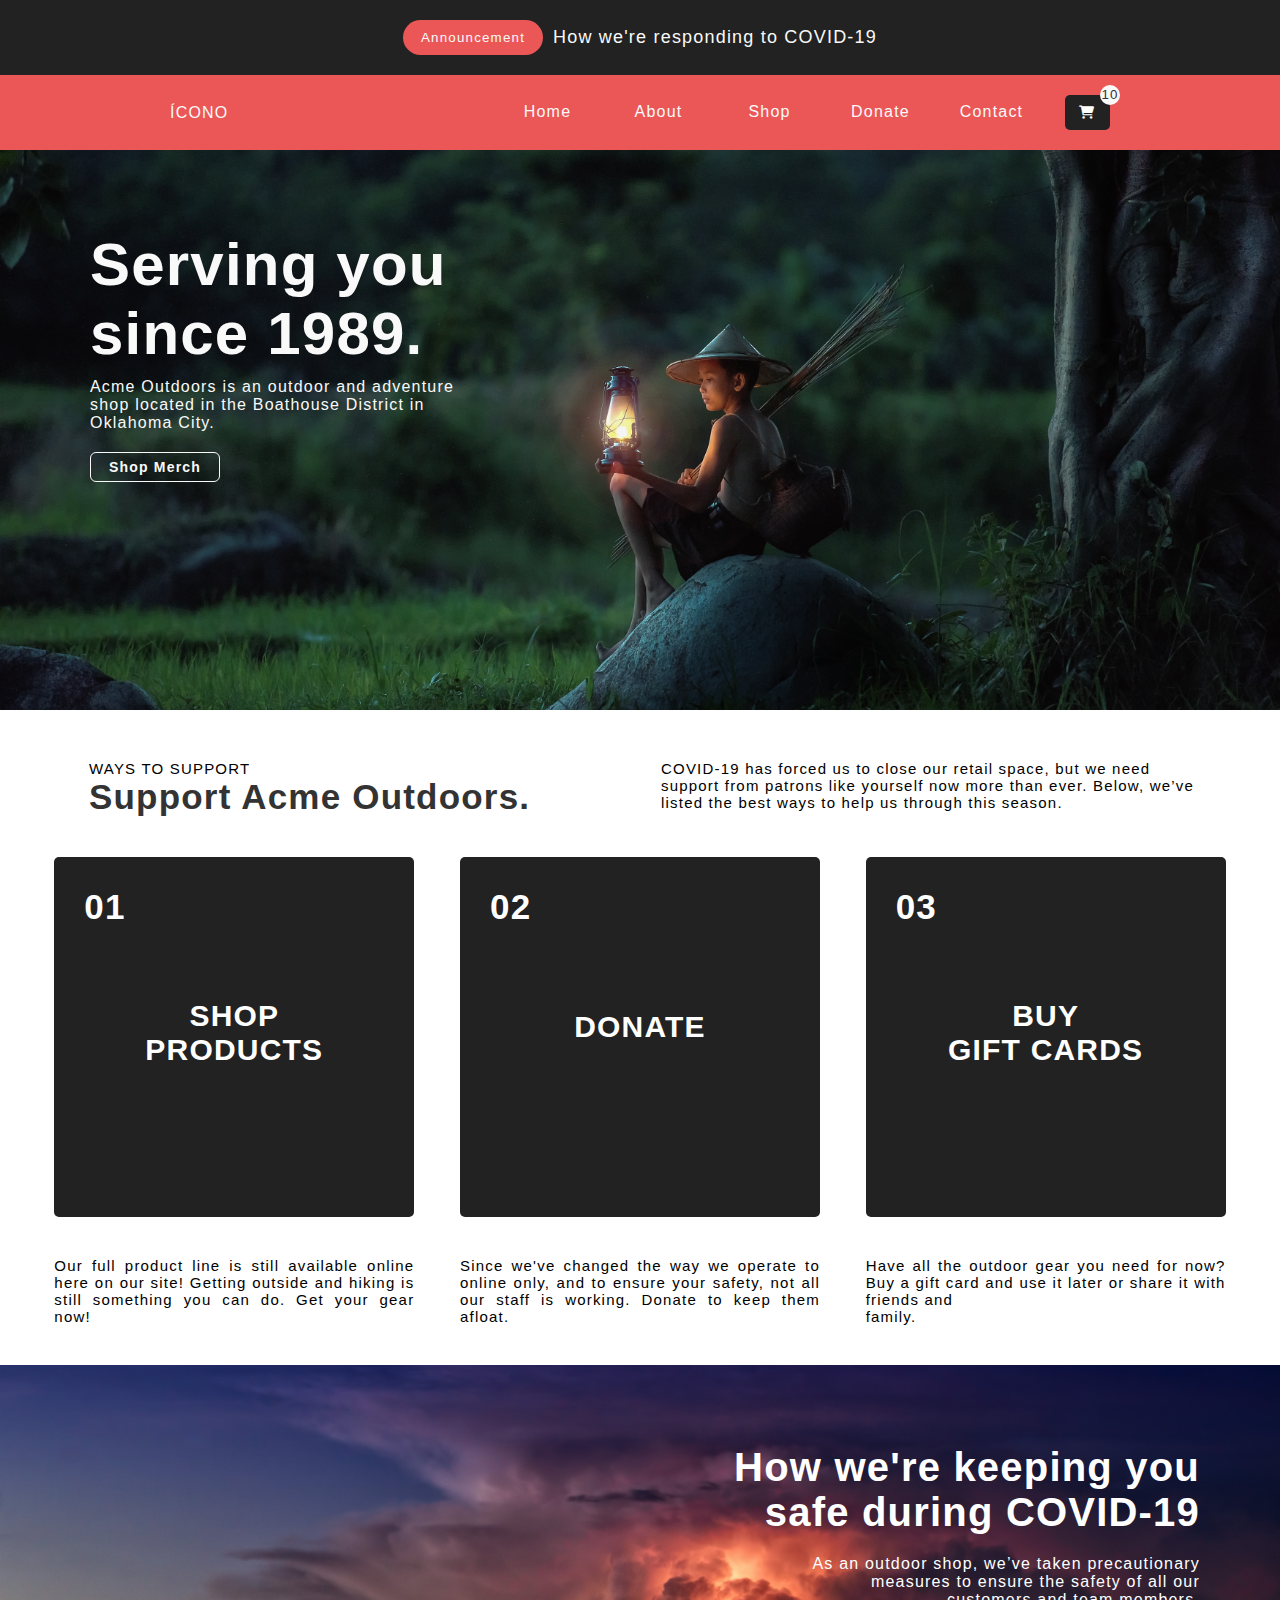
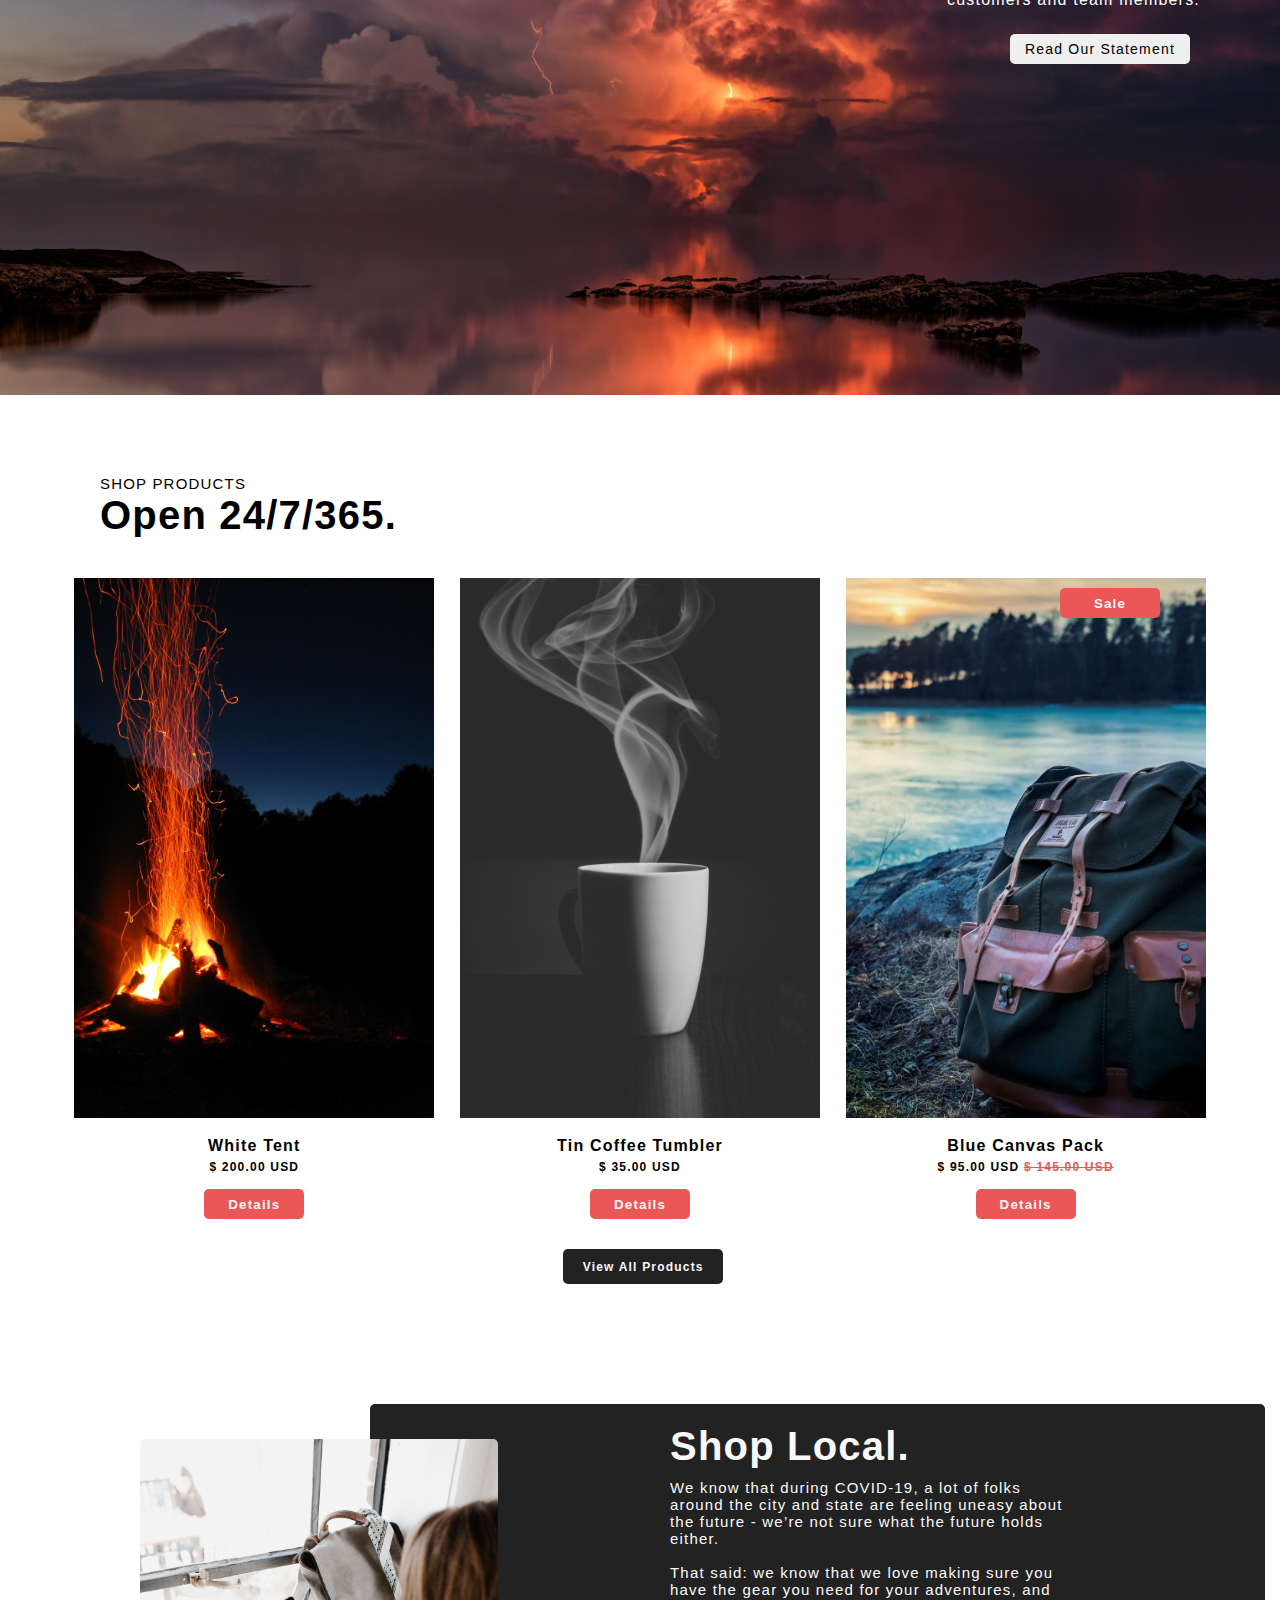
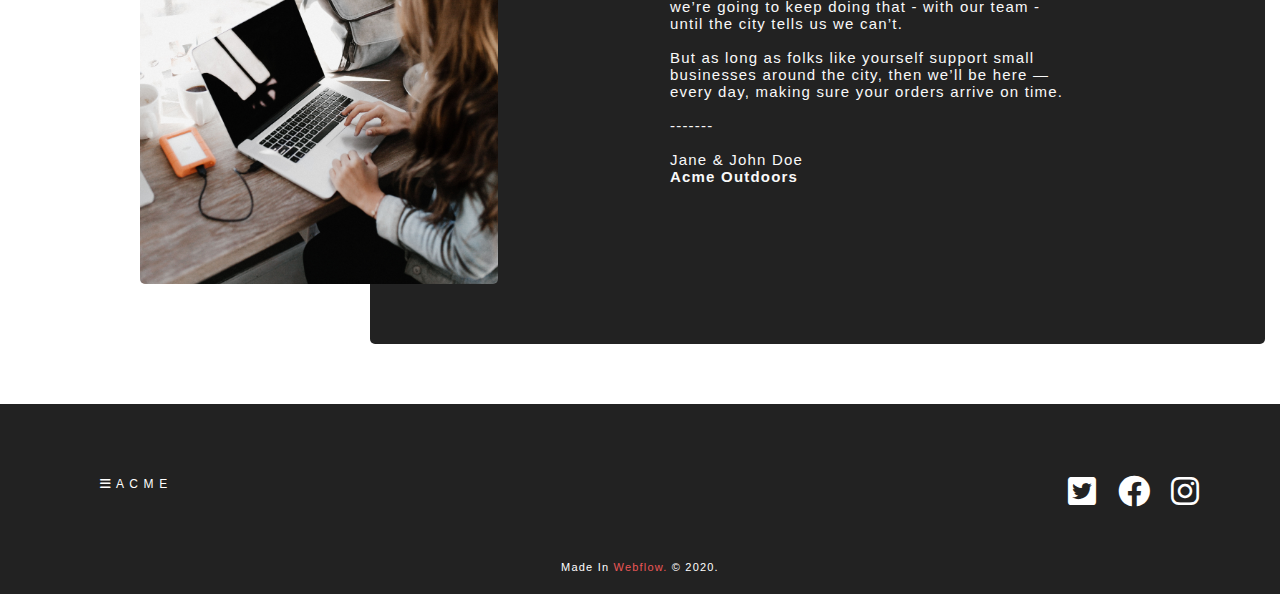
<file: index.html>
<!DOCTYPE html>
<html lang="en">
<head>
    <meta charset="UTF-8">
    <meta http-equiv="X-UA-Compatible" content="IE=edge">
    <meta name="viewport" content="width=device-width, initial-scale=1.0">
    <title>Bizus Template</title>
    <link rel="preconnect" href="https://fonts.googleapis.com">
    <link rel="stylesheet" href="css/estilos.css">
    <link rel="stylesheet" href="i/css/all.css">
</head>
<body>
    <header><!--Cabesilla-->
        <section class="seccion-covid">
            <a href="covid.html"><button>Announcement</button></a>
            <p>How we're responding to COVID-19</p>
        </section>
        <section class="menu">
            <span>ÍCONO</span>
            <div>
                <a href="index.html">Home</a>
                <a href="about.html">About</a>
                <a href="shop.html">Shop</a>
                <a href="donate.html">Donate</a>
                <a href="contact.html">Contact</a>
                <button><i class="fa-solid fa-cart-shopping"></i><span>10</span></button>
            </div>
        </section>
    </header>
    <main><!--Contenido-->
        <section class="seccion1">
            <h1>Serving you<br/>since 1989.</h1>
            <p>Acme Outdoors is an outdoor and adventure<br/>shop located in the Boathouse District in<br/>Oklahoma City.</p>
            <a href="shop.html"><button>Shop Merch</button></a>
        </section>
        <section class="seccion2"><!--Support section-->
            <div class="info-support">
                <div class="sub-info-support">
                    <p class="parrafo1">WAYS TO SUPPORT</p>
                    <h2>Support Acme Outdoors.</h2>
                </div>
                <div class="sub-info-support">
                    <p class="parrafo2">COVID-19 has forced us to close our retail space, but we need<br/>support from patrons like yourself now more than ever. Below, we’ve<br/>listed the best ways to help us through this season.</p>
                </div>
            </div>
            <div class="cubos-support">
                <article>
                    <div>
                        <span>01</span>
                        <h3>SHOP<br/>PRODUCTS</h3>
                    </div>
                    <p>Our full product line is still available online here on our site! Getting outside and hiking is still something you can do. Get your gear now!</p>
                </article>
                <article>
                    <div>
                        <span>02</span>
                        <h3 class="h3-revelde">DONATE</h3>
                    </div>
                    <p>Since we've changed the way we operate to online only, and to ensure your safety, not all our staff is working. Donate to keep them afloat.</p>
                </article>
                <article>
                    <div>
                        <span>03</span>
                        <h3>BUY<br/>GIFT CARDS</h3>
                    </div>
                    <p>Have all the outdoor gear you need for now? Buy a gift card and use it later or share it with friends and<br/>family.</p>
                </article>
            </div>
        </section>
        <section class="seccion3"><!--img section-->
            <h2>How we're keeping you<br/>safe during COVID-19</h2>
            <p>As an outdoor shop, we’ve taken precautionary<br/>measures to ensure the safety of all our<br/>customers and team members.</p>
            <a href="covid.html"><button>Read Our Statement</button></a>
        </section>
        <section class="seccion4">
            <p class="info-products-s4">
                <span>SHOP PRODUCTS</span>
            </p>
            <h2>Open 24/7/365.</h2>
            <div>
                <article>
                    <span><img src="img/fire-1873169.jpg"></span>
                    <h4>White Tent</h4>
                    <p>$ 200.00 USD</p>
                    <button>Details</button>
                </article>
                <article>
                    <span><img src="img/coffee-839233.jpg"></span>
                    <h4>Tin Coffee Tumbler</h4>
                    <p>$ 35.00 USD</p>
                    <button>Details</button>
                </article>
                <article>
                    <span>
                        <img src="img/bag-2577432.jpg">
                        <button class="boton-superior">Sale</button>
                    </span>
                    <h4>Blue Canvas Pack</h4>
                    <p>$ 95.00 USD <span>$ 145.00 USD</span></p>
                    <button>Details</button>
                </article>
            </div>
            <a href="shop.html"><button class="boton-final-s4">View All Products</button></a>
        </section>
        <section class="seccion5">
            <span>
                <img src="img/people-2569404.jpg">
            </span>
            <div>
                <h2>Shop Local.</h2>
                <p>
                    We know that during COVID-19, a lot of folks<br/>around the city and state are feeling uneasy about<br/>the future - we’re not sure what the future holds<br/>either.<br/><br/>
                    That said: we know that we love making sure you<br/>have the gear you need for your adventures, and<br/>we’re going to keep doing that - with our team -<br/>until the city tells us we can’t.<br/><br/>
                    
                    But as long as folks like yourself support small<br/>businesses around the city, then we’ll be here —<br/>every day, making sure your orders arrive on time.<br/><br/>
                    
                    -------<br/><br/>
                    
                    Jane & John Doe<br/>
                    <b>Acme Outdoors</b>
                </p>
            </div>
        </section>
    </main>
    <footer><!--Pie de pagina-->
        <div>
            <span><a href="index.html"><i class="fa-solid fa-bars"></i> A C M E</a></span>
            <div class="redes">
                <a href="https://twitter.com/webflow"><i class="fa-brands fa-square-twitter"></i></a>
                <a href="https://www.facebook.com/webflow"><i class="fa-brands fa-facebook"></i></a>
                <a href="https://www.instagram.com/webflow/"><i class="fa-brands fa-instagram"></i></a>
            </div>
        </div>
        <p>Made In <a href="https://webflow.com/">Webflow.</a> © 2020.</p>
    </footer>
</body>
</html>
</file>
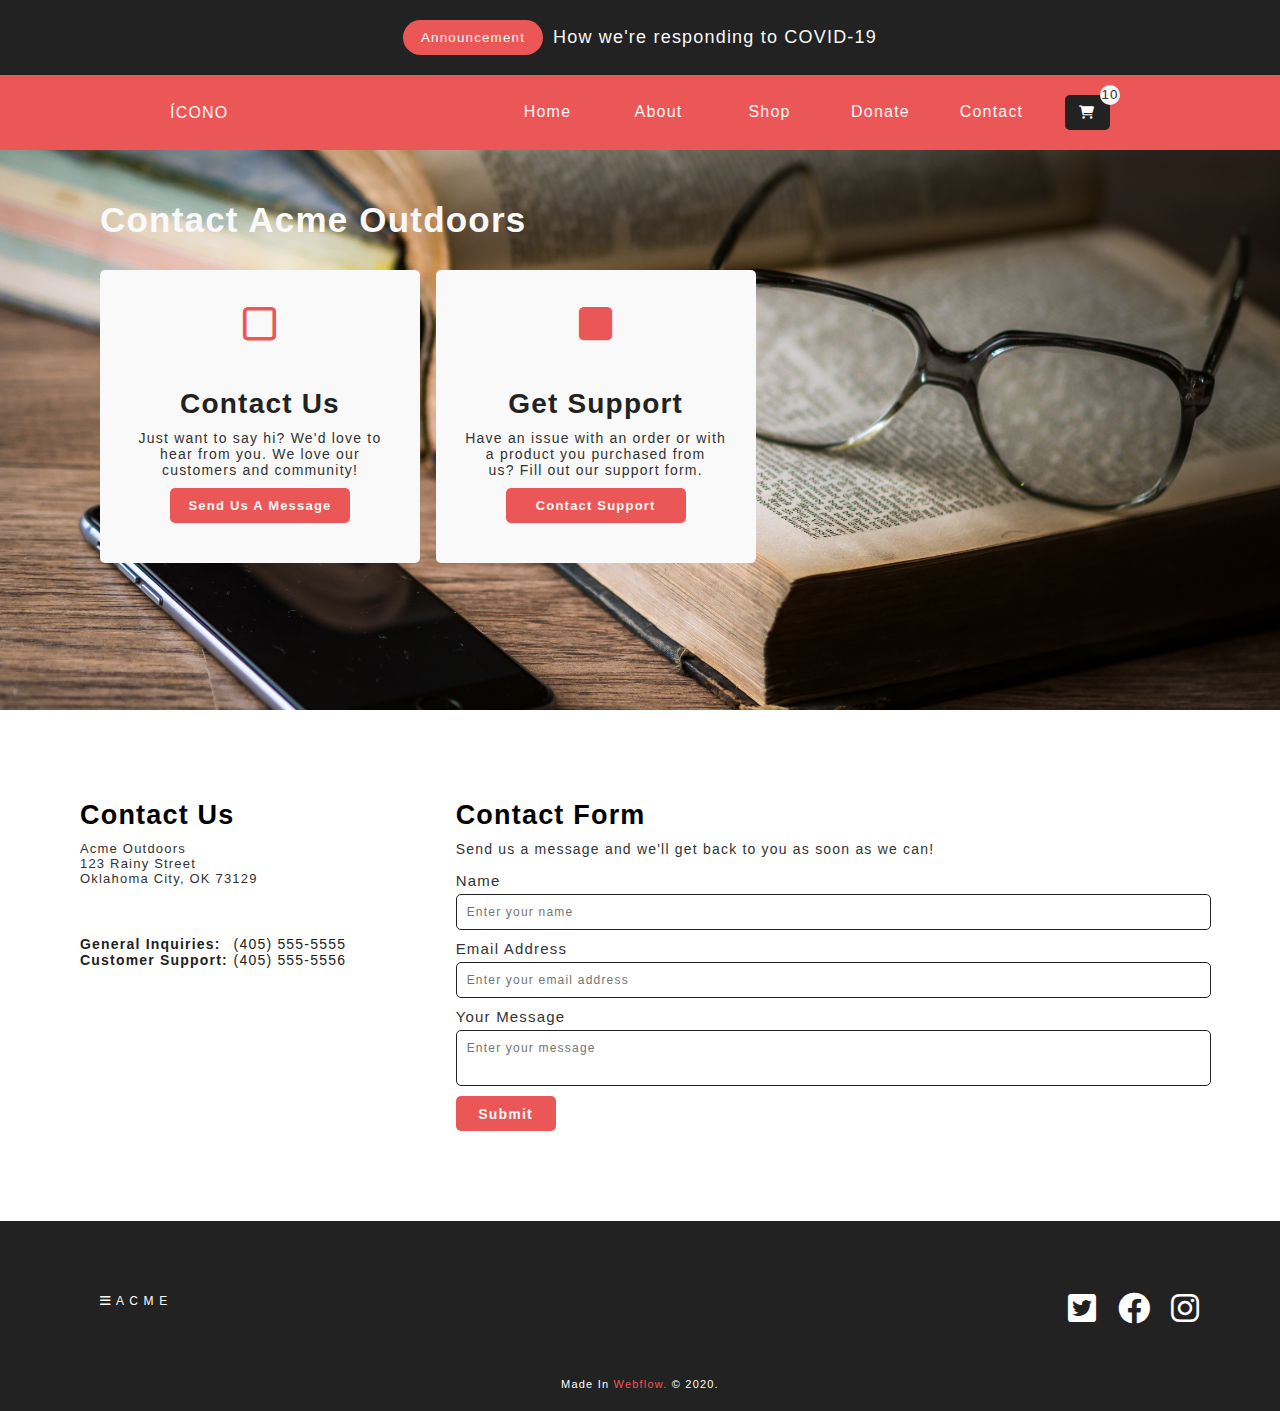
<file: contact.html>
<!DOCTYPE html>
<html lang="en">
<head>
    <meta charset="UTF-8">
    <meta http-equiv="X-UA-Compatible" content="IE=edge">
    <meta name="viewport" content="width=device-width, initial-scale=1.0">
    <title>Contact</title>
    <link rel="preconnect" href="https://fonts.googleapis.com">
    <link rel="stylesheet" href="css/contact.css">
    <link rel="stylesheet" href="i/css/all.css">
</head>
<body>
    <header><!--Cabesilla-->
        <section class="seccion-covid">
            <a href="covid.html"><button>Announcement</button></a>
            <p>How we're responding to COVID-19</p>
        </section>
        <section class="menu">
            <span>ÍCONO</span>
            <div>
                <a href="index.html">Home</a>
                <a href="about.html">About</a>
                <a href="shop.html">Shop</a>
                <a href="donate.html">Donate</a>
                <a href="contact.html">Contact</a>
                <button><i class="fa-solid fa-cart-shopping"></i><span>10</span></button>
            </div>
        </section>
    </header>
    <main>
        <section class="seccion1"><!--Seccion 1-->
            <h1>Contact Acme Outdoors</h1>
            <article>
                <i class="fa-regular fa-square"></i>
                <h3>Contact Us</h3>
                <p>Just want to say hi? We'd love to<br/>hear from you. We love our<br/>customers and community!</p>
                <button>Send Us A Message</button>
            </article>
            <article>
                <i class="fa-solid fa-square"></i>
                <h3>Get Support</h3>
                <p>Have an issue with an order or with<br/>a product you purchased from<br/>us? Fill out our support form.</p>
                <button>Contact Support</button>
            </article>
        </section>
        <section class="seccion2"><!--seccion 2-->
            <article class="article-info">
                <h3>Contact Us</h3>
                <p class="parrafo-inicial">Acme Outdoors<br/>
                    123 Rainy Street<br/>
                    Oklahoma City, OK 73129
                </p>
                <div class="div-text">
                    <p>General Inquiries:</p>
                    <p>Customer Support:</p>
                </div>
                <div class="div-numbers">
                    <p>(405) 555-5555</p>
                    <p>(405) 555-5556</p>
                </div>
            </article>
            <article class="article-form">
                <form>
                    <h3>Contact Form</h3>
                    <p class="parrafo">Send us a message and we'll get back to you as soon as we can!</p>
                    <p class="label">Name</p>
                    <input type="text" placeholder="Enter your name">
                    <p class="label">Email Address</p>
                    <input type="text" placeholder="Enter your email address">
                    <p class="label">Your Message</p>
                    <input type="text" placeholder="Enter your message" class="input-grande"><br/>
                    <button type="submit">Submit</button>
                </form>
            </article>
        </section>
    </main>
    <footer><!--Pie de pagina-->
        <div>
            <span><a href="index.html"><i class="fa-solid fa-bars"></i> A C M E</a></span>
            <div class="redes">
                <a href="https://twitter.com/webflow"><i class="fa-brands fa-square-twitter"></i></a>
                <a href="https://www.facebook.com/webflow"><i class="fa-brands fa-facebook"></i></a>
                <a href="https://www.instagram.com/webflow/"><i class="fa-brands fa-instagram"></i></a>
            </div>
        </div>
        <p>Made In <a href="https://webflow.com/">Webflow.</a> © 2020.</p>
    </footer>
</body>
</html>
</file>
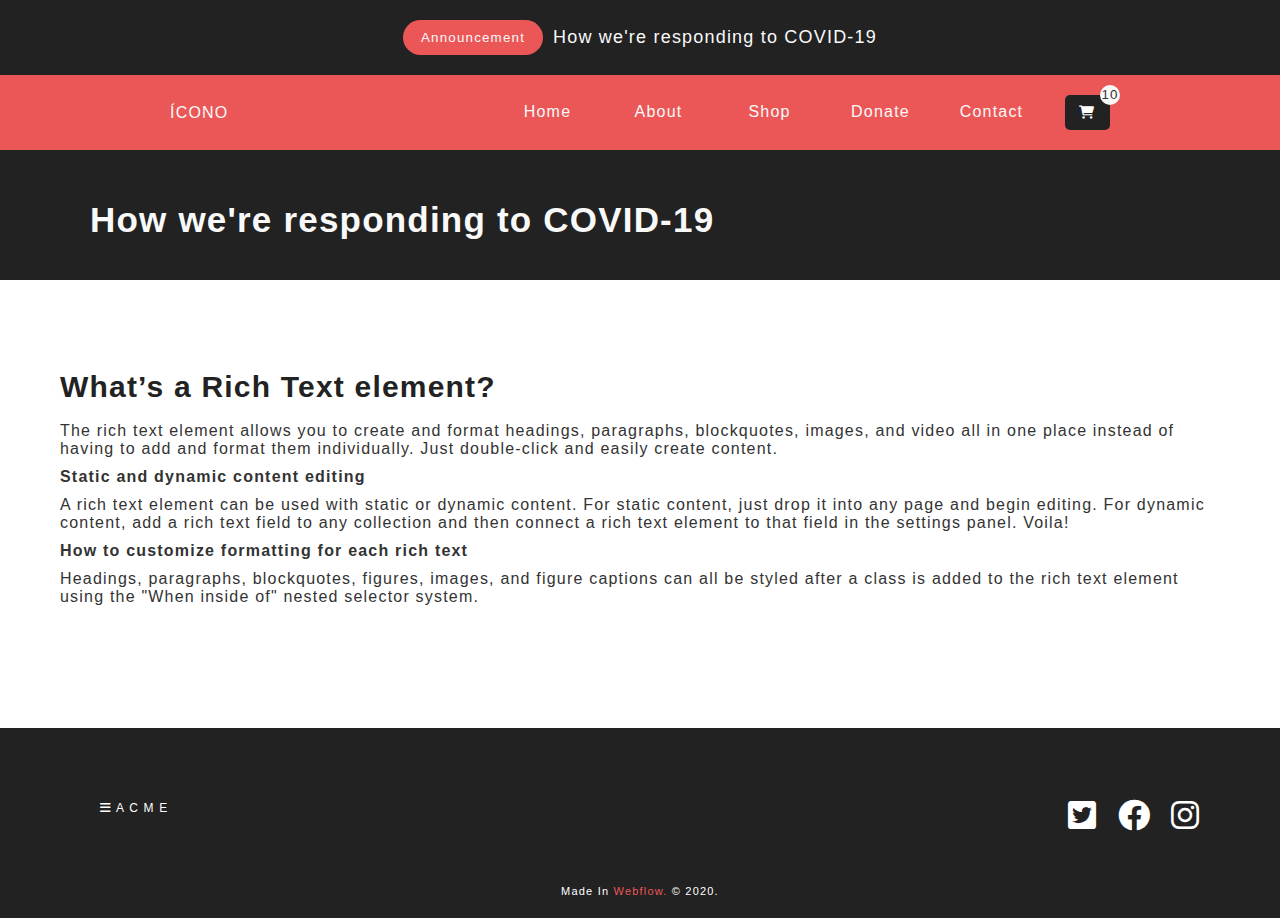
<file: covid.html>
<!DOCTYPE html>
<html lang="en">
<head>
    <meta charset="UTF-8">
    <meta http-equiv="X-UA-Compatible" content="IE=edge">
    <meta name="viewport" content="width=device-width, initial-scale=1.0">
    <title>How we're responding to COVID-19</title>
    <link rel="preconnect" href="https://fonts.googleapis.com">
    <link rel="stylesheet" href="css/estilos-covid.css">
    <link rel="stylesheet" href="i/css/all.css">
</head>
<body>
    <header><!--Cabesilla-->
        <section class="seccion-covid">
            <button>Announcement</button>
            <p>How we're responding to COVID-19</p>
        </section>
        <section class="menu">
            <span>ÍCONO</span>
            <div>
                <a href="index.html">Home</a>
                <a href="about.html">About</a>
                <a href="shop.html">Shop</a>
                <a href="donate.html">Donate</a>
                <a href="contact.html">Contact</a>
                <button><i class="fa-solid fa-cart-shopping"></i><span>10</span></button>
            </div>
        </section>
    </header>
    <main>
        <section class="seccion1">
            <h1>How we're responding to COVID-19</h1>
        </section>
        <section class="seccion2">
            <h2>What’s a Rich Text element?</h2><br/>
            <p class="subparrafo">The rich text element allows you to create and format headings, paragraphs, blockquotes, images, and video all in one place instead of having to add and format them individually. Just double-click and easily create content.</p>
            <p class="parrafo">Static and dynamic content editing</p>
            <p class="subparrafo">A rich text element can be used with static or dynamic content. For static content, just drop it into any page and begin editing. For dynamic content, add a rich text field to any collection and then connect a rich text element to that field in the settings panel. Voila!</p>
            <p class="parrafo">How to customize formatting for each rich text</p>
            <p class="subparrafo">Headings, paragraphs, blockquotes, figures, images, and figure captions can all be styled after a class is added to the rich text element using the "When inside of" nested selector system.</p>
        </section>
    </main>
    <footer><!--Pie de pagina-->
        <div>
            <span><a href="index.html"><i class="fa-solid fa-bars"></i> A C M E</a></span>
            <div class="redes">
                <a href="https://twitter.com/webflow"><i class="fa-brands fa-square-twitter"></i></a>
                <a href="https://www.facebook.com/webflow"><i class="fa-brands fa-facebook"></i></a>
                <a href="https://www.instagram.com/webflow/"><i class="fa-brands fa-instagram"></i></a>
            </div>
        </div>
        <p>Made In <a href="https://webflow.com/">Webflow.</a> © 2020.</p>
    </footer>
</body>
</html>
</file>
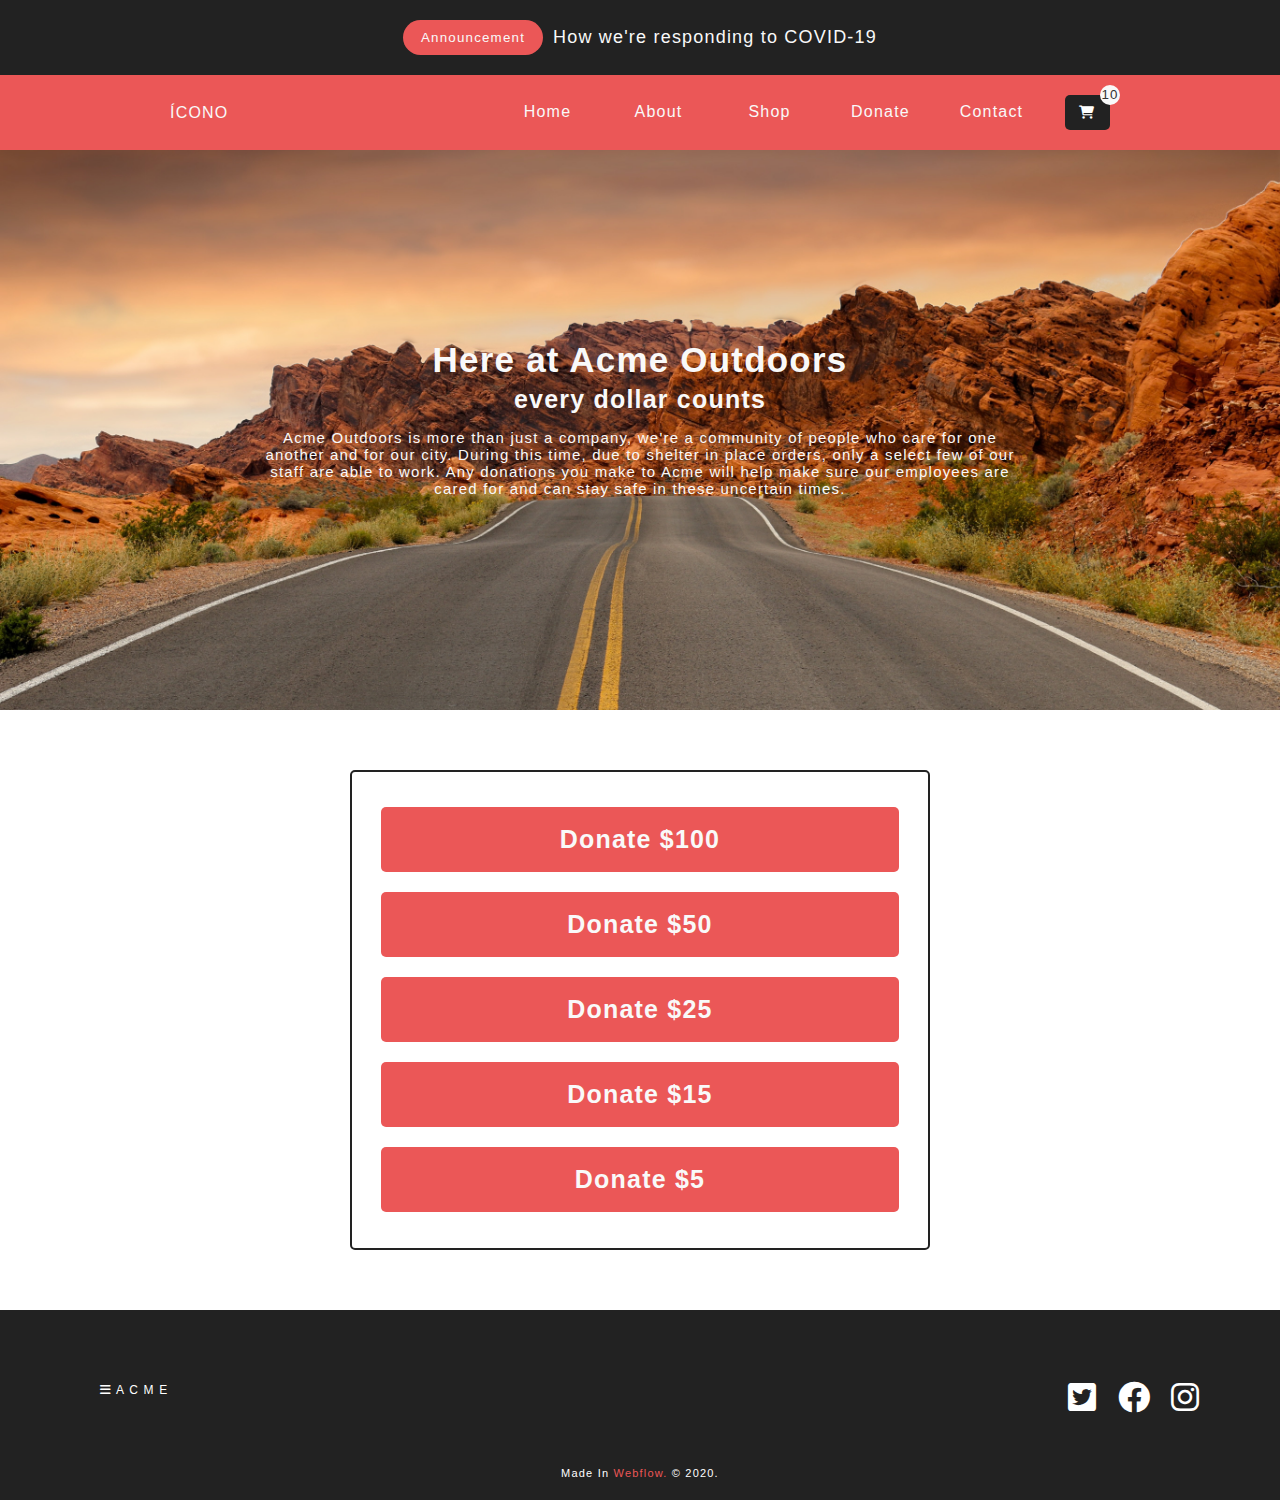
<file: donate.html>
<!DOCTYPE html>
<html lang="en">
<head>
    <meta charset="UTF-8">
    <meta http-equiv="X-UA-Compatible" content="IE=edge">
    <meta name="viewport" content="width=device-width, initial-scale=1.0">
    <title>Donations</title>
    <link rel="preconnect" href="https://fonts.googleapis.com">
    <link rel="stylesheet" href="i/css/all.css">
    <link rel="stylesheet" href="css/donate.css">
</head>
<body>
    <header><!--Cabesilla-->
        <section class="seccion-covid">
            <a href="covid.html"><button>Announcement</button></a>
            <p>How we're responding to COVID-19</p>
        </section>
        <section class="menu">
            <span>ÍCONO</span>
            <div>
                <a href="index.html">Home</a>
                <a href="about.html">About</a>
                <a href="shop.html">Shop</a>
                <a href="donate.html">Donate</a>
                <a href="contact.html">Contact</a>
                <button><i class="fa-solid fa-cart-shopping"></i><span>10</span></button>
            </div>
        </section>
    </header>
    <main>
        <section class="seccion1">
            <h1>Here at Acme Outdoors</h1>
            <h4>every dollar counts</h4>
            <p>Acme Outdoors is more than just a company, we're a community of people who care for one<br/>another and for our city. During this time, due to shelter in place orders, only a select few of our<br/>staff are able to work. Any donations you make to Acme will help make sure our employees are<br/>cared for and can stay safe in these uncertain times.</p>
        </section>
        <section class="seccion2">
            <article>
                <button>Donate $100</button>
                <button>Donate $50</button>
                <button>Donate $25</button>
                <button>Donate $15</button>
                <button>Donate $5</button>
            </article>
        </section>
    </main>
    <footer><!--Pie de pagina-->
        <div>
            <span><a href="index.html"><i class="fa-solid fa-bars"></i> A C M E</a></span>
            <div class="redes">
                <a href="https://twitter.com/webflow"><i class="fa-brands fa-square-twitter"></i></a>
                <a href="https://www.facebook.com/webflow"><i class="fa-brands fa-facebook"></i></a>
                <a href="https://www.instagram.com/webflow/"><i class="fa-brands fa-instagram"></i></a>
            </div>
        </div>
        <p>Made In <a href="https://webflow.com/">Webflow.</a> © 2020.</p>
    </footer>
</body>
</html>
</file>
<file: css/estilos.css>
*
{
    padding: 0;
    margin: 0;
    box-sizing: border-box;
    letter-spacing: 1.2px;
    font-family: 'Roboto', sans-serif;
}
:root
{
    --primary-color:#eb5757;
    --secondary-color:#222;
    --light-color:#f9f9f9;
    --dark-color:#333;
}
/*Estilos header*/
header
{
    width: 100%;
    height: 150px;
    background-color: var(--primary-color);
}
header .seccion-covid
{
    width: 100%;
    height: 75px;
    display: flex;
    justify-content: center;
    align-items: center;
    gap: 10px;
    color: var(--light-color);
    background-color: var(--secondary-color);
}
header .seccion-covid button
{
    width: 140px;
    height: 35px;
    border-radius: 18px;
    border: none;
    background-color: var(--primary-color);
    color: var(--light-color);
    cursor: pointer;
}
header .seccion-covid p
{
    font-size: 18px;
}
header .menu
{
    width: 100%;
    height: 75px;
    padding: 0 170px;
    display: flex;
    justify-content: space-between;
    align-items: center;
    color: var(--light-color);
}
header .menu div
{
    width: 600px;
    height: 45px;
    display: flex;
    justify-content: space-between;
    align-items: center;
}
header .menu div a
{
    height: 35px;
    width: 75px;
    padding-top: 8px;
    border-radius: 5px;
    text-align: center;
    text-decoration: none;
    color: var(--light-color);
    display: inline-block;
    transition: all 0.5s ease;
}
header .menu div a:hover
{
    background-color: var(--secondary-color);
}
header .menu div button
{
    width: 45px;
    height: 35px;
    border-radius: 5px;
    background-color: var(--secondary-color);
    background-size: 60%;
    background-position: center;
    border: none;
    position: relative;
}
header .menu div button i
{
    color: white;
}
header .menu div button span
{
    width: 20px;
    height: 20px;
    padding-top: 2px;
    border-radius: 50%;
    display: inline-block;
    position: absolute;
    top: -10px;
    left: 35px;
    text-align: center;
    color: var(--dark-color);
    background-color: var(--light-color);
}
/*Estilos seccion 1 (FINALIZADO)*/
main .seccion1
{
    width: 100%;
    height: 560px;
    background-image: url("../img/boy-1822614.jpg");
    background-repeat: no-repeat;
    background-position: center;
    background-size: cover;
    padding-left: 90px;
}
main .seccion1 h1
{
    font-size: 60px;
    color: var(--light-color);
    padding-top: 80px;
    padding-bottom: 10px;
}
main .seccion1 p
{
    color: var(--light-color);
    padding-bottom: 20px;
}
main .seccion1 a button
{
    font-size: 14px;
    width: 130px;
    height: 30px;
    color: var(--light-color);
    font-weight: bold;
    border: 1px solid var(--light-color);
    background-color: rgba(250, 250, 250, 0);
    border-radius: 6px;
    cursor: pointer;
    transition: all 0.3s ease;
}
main .seccion1 button:hover
{
    background-color: rgba(250, 250, 250, 1);
    color: var(--dark-color);
}
/*Estilos contenido seccion 2 (FINALIZADO)*/
main .seccion2
{
    width: 100%;
    text-align: center;
    padding-bottom: 30px;
}
main .seccion2 .info-support
{
    display: flex;
    justify-content: space-between;
    padding: 50px 69px 30px 89px;
}
main .seccion2 .info-support .sub-info-support
{
    width: 550px;
    text-align: justify;
}
main .seccion2 .info-support .sub-info-support .parrafo1
{
    font-size: 15px;
}
main .seccion2 .info-support .sub-info-support h2
{
    font-size: 35px;
    color: var(--dark-color);
}
main .seccion2 .info-support .sub-info-support .parrafo2
{
    font-size: 15px;
}
main .seccion2 .cubos-support article
{
    width: 400px;
    padding: 10px 20px;
    display: inline-block;
    align-items: center;
}
main .seccion2 .cubos-support article div
{
    width: 360px;
    height: 360px;
    color: white;
    background-color: var(--secondary-color);
    border-radius: 5px;
    text-align: justify;
    padding-top: 30px;
}
main .seccion2 .cubos-support article div span
{
    font-size: 35px;
    font-weight: bold;
    padding-left: 30px;
}
main .seccion2 .cubos-support article div h3
{
    font-size: 30px;
    text-align: center;
    padding-top: 20%;
}
main .seccion2 .cubos-support article div .h3-revelde
{
    padding-top: 23%;
}
main .seccion2 .cubos-support article p
{
    text-align: justify;
    font-size: 15px;
    padding-top: 40px;
}
/*Estilos contenido seccion 3 (FINALIZADO)*/
main .seccion3
{
    width: 100%;
    height: 630px;
    background-image: url("../img/thunderstorm-3440450.jpg");
    background-repeat: no-repeat;
    background-position: center;
    background-size: cover;
    text-align: right;
    padding-right: 80px;
}
main .seccion3 h2
{
    font-size: 40px;
    color: white;
    padding-top: 80px;
    padding-bottom: 20px;
}
main .seccion3 p
{
    color: white;
    margin-bottom: 25px;
}
main .seccion3 button
{
    font-size: 14px;
    width: 180px;
    height: 30px;
    border: none;
    border-radius: 5px;
    margin-right: 10px;
    cursor: pointer;
    transition: all 0.3s ease;
}
main .seccion3 button:hover
{
    color: var(--light-color);
    background-color: var(--primary-color);
}
/*Estil4s contenido seccion4 (FINALIZADO)*/
main .seccion4
{
    width: 100%;
}
main .seccion4 .info-products-s4
{
    margin-left: 100px;
    padding-top: 80px;
}
main .seccion4 .info-products-s4 span
{
    font-size: 15px;
}
main .seccion4 h2
{
    font-size: 40px;
    margin-bottom: 30px;
    margin-left: 100px;
}
main .seccion4 div
{
    text-align: center;
}
main .seccion4 div article
{
    width: 380px;
    display: inline-block;
    text-align: center;
}
main .seccion4 div article span img
{
    width: 100%;
    height: 560px;
    padding: 10px;
    border-radius: 5px;
    object-fit: cover;
}
main .seccion4 div article span .boton-superior
{
    display: inline-block;
    position: absolute;
    right: 120px;
    margin-top: 20px;
}
main .seccion4 div article h4
{
    padding-top: 5px;
    padding-bottom: 5px;
}
main .seccion4 div article p
{
    font-size: 12px;
    font-weight: bold;
    padding-bottom: 15px;
}
main .seccion4 div article p span
{
    color: var(--primary-color);
    text-decoration: line-through;
}
main .seccion4 div article button
{
    width: 100px;
    height: 30px;
    background-color: var(--primary-color);
    color: var(--light-color);
    border: none;
    border-radius: 5px;
    cursor: pointer;
    font-weight: bold;
    transition: all 0.3s ease;
}
main .seccion4 div article button:hover
{
    background-color: var(--secondary-color);
}
main .seccion4 .boton-final-s4
{
    width: 160px;
    height: 35px;
    color: var(--light-color);
    background-color: var(--secondary-color);
    font-size: 12px;
    font-weight: bold;
    border: none;
    border-radius: 5px;
    cursor: pointer;
    margin-top: 30px;
    margin-left: 44%;
    margin-bottom: 60px;
    transition: all 0.3s ease;
}
main .seccion4 .boton-final-s4:hover
{
    background-color: var(--primary-color);
}
/*Estilos contenido seccion5 (FINALIZADO)*/
main .seccion5
{
    width: 100%;
    padding-top: 60px;
    padding-bottom: 60px;
}
main .seccion5 span
{
    position: absolute;
    left: 140px;
    margin-top: 35px;
}
main .seccion5 span img
{
    width: 358px;
    height: 445px;
    object-fit: cover;
    border-radius: 5px;
}
main .seccion5 div
{
    width: 895px;
    height: 540px;
    border-radius: 5px;
    background-color: var(--secondary-color);
    color: var(--light-color);
    margin-left: 370px;
    padding-left: 300px;
    padding-top: 20px;
}
main .seccion5 div h2
{
    font-size: 40px;
    margin-bottom: 10px;
}
main .seccion5 div p
{
    font-size: 15px;
}
/*Estilos del footer (FINALIZADO)*/
footer
{
    width: 100%;
    height: 190px;
    background-color: var(--secondary-color);
    color: white;
}
footer div
{
    display: flex;
    justify-content: space-between;
    align-items: center;
}
footer div span
{
    margin-left: 100px;
    margin-top: 50px;
}
footer div span a
{
    text-decoration: none;
    font-style: none;
    color: white;
    font-size: 12px;
}
footer div .redes
{
    margin-right: 60px;
    margin-top: 70px;
}
footer div .redes a
{
    text-decoration: none;
    font-style: none;
    color: white;
    font-size: 32px;
    margin-right: 20px;
    transition: all 0.3s ease;
}
footer div .redes a:hover
{
    color: rgba(250, 250, 250, 0.6);
}
footer p
{
    font-size: 11px;
    text-align: center;
    margin-top: 50px;
}
footer p a
{
    text-decoration: none;
    color: var(--primary-color);
}
</file>
<file: css/contact.css>
*
{
    padding: 0;
    margin: 0;
    box-sizing: border-box;
    letter-spacing: 1.2px;
    font-family: 'Roboto', sans-serif;
}
:root
{
    --primary-color:#eb5757;
    --secondary-color:#222;
    --light-color:#f9f9f9;
    --dark-color:#333;
}
/*Estilos header*/
header
{
    width: 100%;
    height: 150px;
    background-color: var(--primary-color);
}
header .seccion-covid
{
    width: 100%;
    height: 75px;
    display: flex;
    justify-content: center;
    align-items: center;
    gap: 10px;
    color: var(--light-color);
    background-color: var(--secondary-color);
}
header .seccion-covid button
{
    width: 140px;
    height: 35px;
    border-radius: 18px;
    border: none;
    background-color: var(--primary-color);
    color: var(--light-color);
    cursor: pointer;
}
header .seccion-covid p
{
    font-size: 18px;
}
header .menu
{
    width: 100%;
    height: 75px;
    padding: 0 170px;
    display: flex;
    justify-content: space-between;
    align-items: center;
    color: var(--light-color);
}
header .menu div
{
    width: 600px;
    height: 45px;
    display: flex;
    justify-content: space-between;
    align-items: center;
}
header .menu div a
{
    height: 35px;
    width: 75px;
    padding-top: 8px;
    border-radius: 5px;
    text-align: center;
    text-decoration: none;
    color: var(--light-color);
    display: inline-block;
    transition: all 0.5s ease;
}
header .menu div a:hover
{
    background-color: var(--secondary-color);
}
header .menu div button
{
    width: 45px;
    height: 35px;
    border-radius: 5px;
    background-color: var(--secondary-color);
    background-size: 60%;
    background-position: center;
    border: none;
    position: relative;
}
header .menu div button i
{
    color: white;
}
header .menu div button span
{
    width: 20px;
    height: 20px;
    padding-top: 2px;
    border-radius: 50%;
    display: inline-block;
    position: absolute;
    top: -10px;
    left: 35px;
    text-align: center;
    color: var(--dark-color);
    background-color: var(--light-color);
}
/*Estilos seccion1 (Finalizado)*/
main .seccion1
{
    width: 100%;
    height: 560px;
    background-image: url("../img/glasses-1052023.jpg");
    background-repeat: no-repeat;
    background-position: center;
    background-size: cover;
    padding-top: 50px;
    padding-left: 100px;
}
main .seccion1 h1
{
    font-weight: bold;
    font-size: 35px;
    color: var(--light-color);
    padding-bottom: 30px;
}
main .seccion1 article
{
    width: 320px;
    background-color: var(--light-color);
    text-align: center;
    border-radius: 5px;
    margin-right: 10px;
    display: inline-block;
}
main .seccion1 article i
{
    font-size: 38px;
    color: var(--primary-color);
    padding-top: 35px;
    padding-bottom: 45px;
}
main .seccion1 article h3
{
    color: var(--secondary-color);
    font-size: 28px;
    padding-bottom: 10px;
}
main .seccion1 article p
{
    color: var(--dark-color);
    font-size: 14px;
    padding-bottom: 10px;
}
main .seccion1 article button
{
    width: 180px;
    height: 35px;
    font-size: 13px;
    font-weight: bold;
    background-color: var(--primary-color);
    color: var(--light-color);
    border: none;
    border-radius: 5px;
    cursor: pointer;
    margin-bottom: 40px;
    transition: all 0.3s ease;
}
main .seccion1 article button:hover
{
    background-color: var(--secondary-color);
    color: var(--light-color);
}
/*Estilos seccion2*/
main .seccion2
{
    width: 100%;
    padding: 90px 0px 90px 80px;
}
main .seccion2 article
{
    display: inline-block;
}
main .seccion2 .article-info
{
    width: 280px;
    margin-right: 90px;
    position: relative;
    bottom: 154px;
}
main .seccion2 .article-info h3
{
    font-size: 27px;
    padding-bottom: 10px;
}
main .seccion2 .article-info .parrafo-inicial
{
    color: var(--dark-color);
    font-size: 13px;
    padding-bottom: 50px;
}
main .seccion2 .article-info div
{
    display: inline-block;
}
main .seccion2 .article-info .div-text
{
    font-size: 14px;
    color: var(--secondary-color);
    font-weight: bold;
}
main .seccion2 .article-info .div-numbers
{
    font-size: 14px;
    color: var(--secondary-color);
}
main .seccion2 .article-form form h3
{
    font-size: 27px;
    padding-bottom: 10px;
}
main .seccion2 .article-form form
{
    width: 790px;
}
main .seccion2 .article-form form .parrafo
{
    font-size: 14px;
    color: var(--dark-color);
    padding-bottom: 15px;
}
main .seccion2 .article-form form .label
{
    font-size: 15px;
    color: var(--dark-color);
    padding-bottom: 5px;
}
main .seccion2 .article-form form input
{
    width: 755px;
    font-size: 12px;
    padding: 10px 10px 10px 10px;
    border: 1px solid var(--secondary-color);
    border-radius: 5px;
    margin-bottom: 10px;
}
main .seccion2 .article-form form .input-grande
{
    padding: 10px 10px 30px 10px;
}
main .seccion2 .article-form form input:hover
{
    border: 1px solid var(--primary-color);
}
main .seccion2 .article-form form button
{
    width: 100px;
    height: 35px;
    font-size: 14px;
    font-weight: bold;
    color: var(--light-color);
    background-color: var(--primary-color);
    border: none;
    border-radius: 5px;
    cursor: pointer;
    transition: all 0.3s ease;
}
main .seccion2 .article-form form button:hover
{
    background-color: var(--secondary-color);
}
/*Estilos del footer (FINALIZADO)*/
footer
{
    width: 100%;
    height: 190px;
    background-color: var(--secondary-color);
    color: white;
}
footer div
{
    display: flex;
    justify-content: space-between;
    align-items: center;
}
footer div span
{
    margin-left: 100px;
    margin-top: 50px;
}
footer div span a
{
    text-decoration: none;
    font-style: none;
    color: white;
    font-size: 12px;
}
footer div .redes
{
    margin-right: 60px;
    margin-top: 70px;
}
footer div .redes a
{
    text-decoration: none;
    font-style: none;
    color: white;
    font-size: 32px;
    margin-right: 20px;
    transition: all 0.3s ease;
}
footer div .redes a:hover
{
    color: rgba(250, 250, 250, 0.6);
}
footer p
{
    font-size: 11px;
    text-align: center;
    margin-top: 50px;
}
footer p a
{
    text-decoration: none;
    color: var(--primary-color);
}
</file>
<file: css/estilos-covid.css>
*
{
    padding: 0;
    margin: 0;
    box-sizing: border-box;
    letter-spacing: 1.2px;
    font-family: 'Roboto', sans-serif;
}
:root
{
    --primary-color:#eb5757;
    --secondary-color:#222;
    --light-color:#f9f9f9;
    --dark-color:#333;
}
/*Estilos header*/
header
{
    width: 100%;
    height: 150px;
    background-color: var(--primary-color);
}
header .seccion-covid
{
    width: 100%;
    height: 75px;
    display: flex;
    justify-content: center;
    align-items: center;
    gap: 10px;
    color: var(--light-color);
    background-color: var(--secondary-color);
}
header .seccion-covid button
{
    width: 140px;
    height: 35px;
    border-radius: 18px;
    border: none;
    background-color: var(--primary-color);
    color: var(--light-color);
}
header .seccion-covid p
{
    font-size: 18px;
}
header .menu
{
    width: 100%;
    height: 75px;
    padding: 0 170px;
    display: flex;
    justify-content: space-between;
    align-items: center;
    color: var(--light-color);
}
header .menu div
{
    width: 600px;
    height: 45px;
    display: flex;
    justify-content: space-between;
    align-items: center;
}
header .menu div a
{
    height: 35px;
    width: 75px;
    padding-top: 8px;
    border-radius: 5px;
    text-align: center;
    text-decoration: none;
    color: var(--light-color);
    display: inline-block;
    transition: all 0.5s ease;
}
header .menu div a:hover
{
    background-color: var(--secondary-color);
}
header .menu div button
{
    width: 45px;
    height: 35px;
    border-radius: 5px;
    background-color: var(--secondary-color);
    background-size: 60%;
    background-position: center;
    border: none;
    position: relative;
}
header .menu div button i
{
    color: white;
}
header .menu div button span
{
    width: 20px;
    height: 20px;
    padding-top: 2px;
    border-radius: 50%;
    display: inline-block;
    position: absolute;
    top: -10px;
    left: 35px;
    text-align: center;
    color: var(--dark-color);
    background-color: var(--light-color);
}
/*Estilos seccion 1 (FINALIZADO)*/
main .seccion1
{
    width: 100%;
    height: 130px;
    background-color: var(--secondary-color);
    padding-left: 90px;
    padding-top: 50px;
}
main .seccion1 h1
{
    color:var(--light-color);
    font-size: 35px;
}
/*Estilos seccion 2 (FINALIZADO)*/
main .seccion2
{
    width: 100%;
    height: 448px;
    padding: 90px 60px;
}
main .seccion2 h2
{
    color: var(--secondary-color);
    font-size: 30px;
}
main .seccion2 .parrafo
{
    font-weight: bold;
    color: var(--dark-color);
    padding-bottom: 10px;
}
main .seccion2 .subparrafo
{
    font-size: 16px;
    color: var(--dark-color);
    padding-bottom: 10px;
}
/*Estilos footer (FINALIZADO)*/
footer
{
    width: 100%;
    height: 190px;
    background-color: var(--secondary-color);
    color: white;
}
footer div
{
    display: flex;
    justify-content: space-between;
    align-items: center;
}
footer div span
{
    margin-left: 100px;
    margin-top: 50px;
}
footer div span a
{
    text-decoration: none;
    font-style: none;
    color: white;
    font-size: 12px;
}
footer div .redes
{
    margin-right: 60px;
    margin-top: 70px;
}
footer div .redes a
{
    text-decoration: none;
    font-style: none;
    color: white;
    font-size: 32px;
    margin-right: 20px;
    transition: all 0.3s ease;
}
footer div .redes a:hover
{
    color: rgba(250, 250, 250, 0.6);
}
footer p
{
    font-size: 11px;
    text-align: center;
    margin-top: 50px;
}
footer p a
{
    text-decoration: none;
    color: var(--primary-color);
}
</file>
<file: css/donate.css>
*
{
    padding: 0;
    margin: 0;
    box-sizing: border-box;
    letter-spacing: 1.2px;
    font-family: 'Roboto', sans-serif;
}
:root
{
    --primary-color:#eb5757;
    --secondary-color:#222;
    --light-color:#f9f9f9;
    --dark-color:#333;
}
/*Estilos header*/
header
{
    width: 100%;
    height: 150px;
    background-color: var(--primary-color);
}
header .seccion-covid
{
    width: 100%;
    height: 75px;
    display: flex;
    justify-content: center;
    align-items: center;
    gap: 10px;
    color: var(--light-color);
    background-color: var(--secondary-color);
}
header .seccion-covid button
{
    width: 140px;
    height: 35px;
    border-radius: 18px;
    border: none;
    background-color: var(--primary-color);
    color: var(--light-color);
    cursor: pointer;
}
header .seccion-covid p
{
    font-size: 18px;
}
header .menu
{
    width: 100%;
    height: 75px;
    padding: 0 170px;
    display: flex;
    justify-content: space-between;
    align-items: center;
    color: var(--light-color);
}
header .menu div
{
    width: 600px;
    height: 45px;
    display: flex;
    justify-content: space-between;
    align-items: center;
}
header .menu div a
{
    height: 35px;
    width: 75px;
    padding-top: 8px;
    border-radius: 5px;
    text-align: center;
    text-decoration: none;
    color: var(--light-color);
    display: inline-block;
    transition: all 0.5s ease;
}
header .menu div a:hover
{
    background-color: var(--secondary-color);
}
header .menu div button
{
    width: 45px;
    height: 35px;
    border-radius: 5px;
    background-color: var(--secondary-color);
    background-size: 60%;
    background-position: center;
    border: none;
    position: relative;
}
header .menu div button i
{
    color: white;
}
header .menu div button span
{
    width: 20px;
    height: 20px;
    padding-top: 2px;
    border-radius: 50%;
    display: inline-block;
    position: absolute;
    top: -10px;
    left: 35px;
    text-align: center;
    color: var(--dark-color);
    background-color: var(--light-color);
}
/*Estilos seccion 1 (Finalizado)*/
main .seccion1
{
    width: 100%;
    height: 560px;
    background-image: url("../img/road-1303617.jpg");
    background-repeat: no-repeat;
    background-position: center;
    background-size: cover;
    text-align: center;
    color: var(--light-color);
}
main .seccion1 h1
{
    font-size: 35px;
    font-weight: bold;
    padding-top: 190px;
    padding-bottom: 5px;
}
main .seccion1 h4
{
    font-size: 25px;
    padding-bottom: 15px;
}
main .seccion1 p
{
    font-size: 15px;
}
/*Estilos seccion 2*/
main .seccion2
{
    width: 100%;
    padding-top: 60px;
    padding-bottom: 60px;
    display: flex;
    justify-content: center;
}
main .seccion2 article
{
    width: 580px;
    height: 480px;
    border: 2px solid var(--secondary-color);
    border-radius: 5px;
    text-align: center;
    padding-top: 25px;
}
main .seccion2 article button
{
    width: 90%;
    height: 65px;
    background-color: var(--primary-color);
    color: var(--light-color);
    font-weight: bold;
    font-size: 25px;
    border: none;
    border-radius: 5px;
    margin: 10px;
    cursor: pointer;
    transition: all 0.3s ease;
}
main .seccion2 article button:hover
{
    background-color: var(--secondary-color);
}
/*Estilos del footer (FINALIZADO)*/
footer
{
    width: 100%;
    height: 190px;
    background-color: var(--secondary-color);
    color: white;
}
footer div
{
    display: flex;
    justify-content: space-between;
    align-items: center;
}
footer div span
{
    margin-left: 100px;
    margin-top: 50px;
}
footer div span a
{
    text-decoration: none;
    font-style: none;
    color: white;
    font-size: 12px;
}
footer div .redes
{
    margin-right: 60px;
    margin-top: 70px;
}
footer div .redes a
{
    text-decoration: none;
    font-style: none;
    color: white;
    font-size: 32px;
    margin-right: 20px;
    transition: all 0.3s ease;
}
footer div .redes a:hover
{
    color: rgba(250, 250, 250, 0.6);
}
footer p
{
    font-size: 11px;
    text-align: center;
    margin-top: 50px;
}
footer p a
{
    text-decoration: none;
    color: var(--primary-color);
}
</file>
